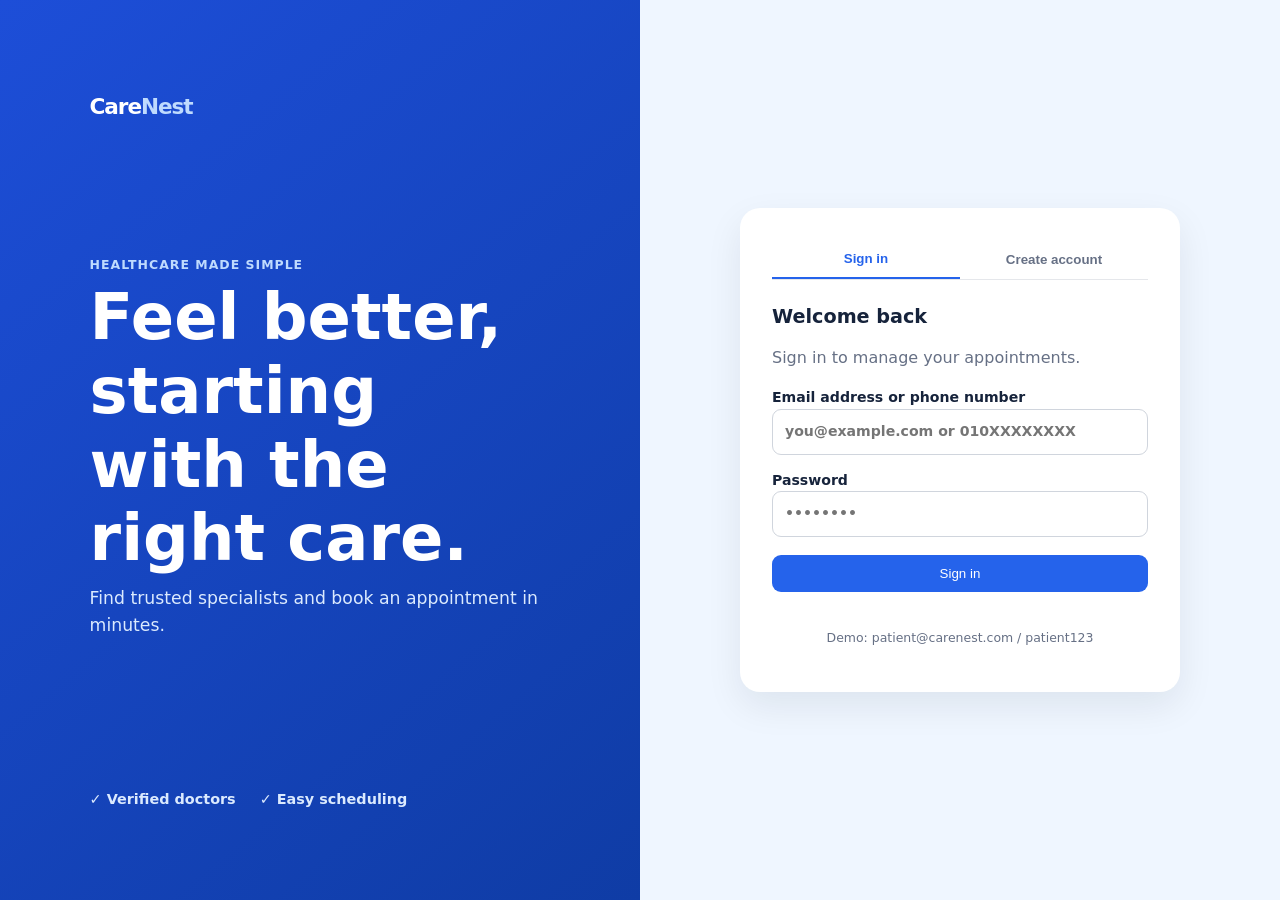
<file: index.html>
<!doctype html>
<html lang="en">
<head>
  <meta charset="utf-8">
  <meta name="viewport" content="width=device-width, initial-scale=1">
  <title>CareNest | Sign in</title>
  <link rel="stylesheet" href="assets/css/style.css">
</head>
<body class="auth-page">
  <main class="auth-layout">
    <section class="auth-intro">
      <a class="brand brand--light" href="index.html">Care<span>Nest</span></a>
      <div><p class="eyebrow">Healthcare made simple</p><h1>Feel better, starting with the right care.</h1><p>Find trusted specialists and book an appointment in minutes.</p></div>
      <div class="trust-row"><span>✓ Verified doctors</span><span>✓ Easy scheduling</span></div>
    </section>
    <section class="auth-card-wrap">
      <div class="auth-card">
        <div class="form-tabs" role="tablist"><button class="tab-button is-active" data-form-target="login-form">Sign in</button><button class="tab-button" data-form-target="signup-form">Create account</button></div>
        <form id="login-form" class="auth-form" data-auth-form="login" novalidate>
          <h2>Welcome back</h2><p>Sign in to manage your appointments.</p>
          <label>Email address or phone number<input type="text" name="identifier" placeholder="you@example.com or 010XXXXXXXX" autocomplete="username" required></label>
          <label>Password<input type="password" name="password" placeholder="••••••••" autocomplete="current-password" required></label>
          <button class="button button--primary" type="submit">Sign in</button>
          <p class="form-message" aria-live="polite"></p>
          <p class="form-hint">Demo: patient@carenest.com / patient123</p>
        </form>
        <form id="signup-form" class="auth-form is-hidden" data-auth-form="signup" novalidate>
          <h2>Create your account</h2><p>Your care journey begins here.</p>
          <label>Full name<input type="text" name="name" placeholder="Your full name" autocomplete="name" required><small class="field-error" data-error-for="name"></small></label>
          <label>Phone number<input type="tel" name="phone" placeholder="01X XXX XXXX" inputmode="numeric" autocomplete="tel" required><small class="field-error" data-error-for="phone"></small></label>
          <label>Email address<input type="email" name="email" placeholder="you@example.com" autocomplete="email" required><small class="field-error" data-error-for="email"></small></label>
          <label>Date of birth<input type="date" name="dateOfBirth" autocomplete="bday" required><small class="field-error" data-error-for="dateOfBirth"></small></label>
          <label>Gender<select name="gender" required><option value="">Select gender</option><option value="female">Female</option><option value="male">Male</option><option value="prefer-not-to-say">Prefer not to say</option></select><small class="field-error" data-error-for="gender"></small></label>
          <label>Password<input type="password" name="password" minlength="8" maxlength="20" placeholder="8–20 characters" autocomplete="new-password" required><small class="field-error" data-error-for="password"></small></label>
          <label>Confirm password<input type="password" name="confirmPassword" minlength="8" maxlength="20" placeholder="Repeat your password" autocomplete="new-password" required><small class="field-error" data-error-for="confirmPassword"></small></label>
          <button class="button button--primary" type="submit">Create account</button><p class="form-message" aria-live="polite"></p>
        </form>
      </div>
    </section>
  </main>
  <script src="assets/js/data.js"></script><script src="assets/js/main.js"></script>
</body>
</html>
</file>
<file: assets/css/style.css>
:root{--ink:#16233b;--muted:#667085;--primary:#2563eb;--primary-dark:#1d4ed8;--soft:#eff6ff;--border:#e5e7eb;--surface:#fff;--bg:#f8fafc;--danger:#dc2626;--radius:16px;--shadow:0 14px 36px rgba(15,23,42,.08)}*{box-sizing:border-box}body{margin:0;background:var(--bg);color:var(--ink);font:16px/1.55 Inter,ui-sans-serif,system-ui,-apple-system,BlinkMacSystemFont,"Segoe UI",sans-serif}a{color:inherit;text-decoration:none}h1,h2,p{margin-top:0}h1{font-size:clamp(2rem,4vw,3rem);line-height:1.15;margin-bottom:.6rem}h2{font-size:1.2rem;line-height:1.3}.site-header{height:72px;padding:0 max(24px,calc((100% - 1180px)/2));background:#fff;border-bottom:1px solid var(--border);display:flex;align-items:center;justify-content:space-between}.brand{font-size:1.35rem;font-weight:800;letter-spacing:-.05em}.brand span{color:var(--primary)}nav{display:flex;gap:24px;align-items:center;font-size:.92rem;font-weight:600}nav a{color:var(--muted)}nav a.is-active,nav a:hover{color:var(--primary)}.text-button{border:0;background:none;color:var(--muted);font:inherit;cursor:pointer}.page-shell{max-width:1180px;margin:0 auto;padding:58px 24px}.page-heading{max-width:610px;margin-bottom:32px}.page-heading>p:last-child{color:var(--muted)}.eyebrow,.specialty{margin-bottom:7px;color:var(--primary);font-weight:750;font-size:.78rem;text-transform:uppercase;letter-spacing:.08em}.search-panel{background:var(--surface);padding:14px;border:1px solid var(--border);border-radius:var(--radius);box-shadow:var(--shadow);display:flex;gap:12px;margin-bottom:30px}.search-field{flex:1;display:flex;gap:8px;align-items:center;color:var(--muted);padding:0 9px}input,select{width:100%;border:1px solid #d0d5dd;border-radius:9px;padding:11px 12px;background:#fff;color:var(--ink);font:inherit}input:focus,select:focus{outline:3px solid #bfdbfe;border-color:var(--primary)}.search-field input{border:0;padding:7px 0}.search-field input:focus{outline:0}.search-panel select{max-width:220px}.doctor-grid{display:grid;grid-template-columns:repeat(auto-fit,minmax(245px,1fr));gap:20px}.doctor-card,.profile-card,.booking-panel,.summary-card,.payment-card,.booking-card{background:#fff;border:1px solid var(--border);border-radius:var(--radius);box-shadow:var(--shadow)}.doctor-card{padding:22px}.avatar{height:56px;width:56px;border-radius:50%;display:grid;place-items:center;background:linear-gradient(135deg,#dbeafe,#bfdbfe);color:#1e40af;font-weight:800;flex:none}.doctor-card__body{padding-top:16px}.doctor-card h2{margin-bottom:3px}.muted,.doctor-card__body>p{color:var(--muted);font-size:.9rem}.rating{font-size:.9rem;color:#d97706;font-weight:700}.rating span{color:var(--muted);font-weight:400}.card-footer{display:flex;align-items:center;justify-content:space-between;margin-top:17px}.button{border:0;border-radius:9px;padding:11px 16px;display:inline-flex;justify-content:center;align-items:center;gap:8px;font:600 .92rem inherit;cursor:pointer;transition:.18s}.button--primary{color:#fff;background:var(--primary)}.button--primary:hover{background:var(--primary-dark)}.button:disabled{opacity:.5;cursor:not-allowed}.button--outline{background:#fff;border:1px solid #bfdbfe;color:var(--primary)}.button--danger{border:1px solid #fecaca;background:#fff;color:var(--danger)}.back-link{display:inline-block;color:var(--primary);font-weight:700;margin-bottom:22px}.details-layout,.checkout-layout{display:grid;grid-template-columns:minmax(0,1.55fr) minmax(310px,.85fr);gap:28px}.profile-card{padding:25px;display:flex;gap:18px;align-items:center}.profile-card .avatar{width:78px;height:78px;font-size:1.1rem}.profile-card h1{font-size:1.8rem;margin-bottom:6px}.profile-card p:not(.specialty){color:var(--muted);margin-bottom:7px}.about-section{padding:25px 4px;color:var(--muted)}.booking-panel,.payment-card{padding:24px;height:max-content}.booking-panel label,.payment-card>label,.auth-form label{display:block;font-size:.88rem;font-weight:700;margin:15px 0}.booking-panel input{margin-top:7px}.label-text{font-size:.88rem;font-weight:700;margin:19px 0 9px}.slot-list{display:grid;grid-template-columns:1fr 1fr;gap:9px;margin-bottom:20px}.slot-button{border:1px solid #bfdbfe;border-radius:8px;background:#fff;color:var(--primary);padding:10px;cursor:pointer;font-weight:650}.slot-button.is-selected{background:var(--primary);color:#fff}.booking-panel .button{width:100%}.summary-card{padding:23px;display:grid;grid-template-columns:auto 1fr;gap:15px}.summary-card hr{grid-column:1/-1;width:100%;border:0;border-top:1px solid var(--border)}.summary-card>p{grid-column:1/-1;display:flex;justify-content:space-between;margin:0}.summary-card .total{font-size:1.1rem;margin-top:8px}.inline-control{display:flex;gap:8px;margin-top:7px}.inline-control .button{white-space:nowrap}.payment-card fieldset{border:0;margin:20px 0;padding:0}.payment-card legend{font-size:.88rem;font-weight:700;margin-bottom:10px}.radio-row{display:block;padding:11px;border:1px solid var(--border);border-radius:9px;margin:8px 0;color:var(--muted)}.radio-row input{width:auto;margin-right:7px}.form-message{font-size:.85rem;color:var(--primary);min-height:1.3em}.booking-list{display:grid;gap:15px}.booking-card{padding:20px 23px;display:flex;align-items:center;gap:22px}.booking-card h2{margin-bottom:2px}.booking-card p{color:var(--muted);margin-bottom:0;font-size:.9rem}.booking-meta{margin-left:auto;display:grid;gap:2px;color:var(--muted);font-size:.9rem}.booking-meta strong{color:var(--ink)}.status{color:#047857;font-weight:700}.empty-state{background:#fff;border:1px dashed #cbd5e1;border-radius:var(--radius);padding:42px;text-align:center;color:var(--muted);grid-column:1/-1}.empty-state h2{color:var(--ink)}.auth-page{background:#eff6ff}.auth-layout{min-height:100vh;display:grid;grid-template-columns:1fr 1fr}.auth-intro{background:linear-gradient(140deg,#1d4ed8,#0f3ca5);color:#fff;padding:clamp(30px,7vw,100px);display:flex;flex-direction:column;justify-content:space-between}.brand--light span{color:#bfdbfe}.auth-intro h1{font-size:clamp(2.5rem,5vw,4.5rem);max-width:620px}.auth-intro>div>p:last-child{color:#dbeafe;max-width:450px;font-size:1.08rem}.auth-intro .eyebrow{color:#bfdbfe}.trust-row{display:flex;gap:24px;color:#dbeafe;font-weight:600;font-size:.9rem}.auth-card-wrap{display:grid;place-items:center;padding:25px}.auth-card{width:min(100%,440px);background:#fff;border-radius:20px;padding:32px;box-shadow:var(--shadow)}.form-tabs{display:flex;border-bottom:1px solid var(--border);margin-bottom:25px}.tab-button{flex:1;padding:11px;border:0;background:transparent;color:var(--muted);font-weight:700;cursor:pointer}.tab-button.is-active{color:var(--primary);border-bottom:2px solid var(--primary)}.auth-form>p:not(.form-message){color:var(--muted)}.auth-form .button{width:100%;margin-top:8px}.form-hint{font-size:.78rem!important;text-align:center;margin-top:18px}.is-hidden{display:none!important}.modal{position:fixed;inset:0;z-index:5;background:rgba(15,23,42,.5);display:grid;place-items:center;padding:24px}.modal__content{background:#fff;border-radius:18px;padding:38px;max-width:400px;text-align:center;box-shadow:var(--shadow)}.success-icon{height:55px;width:55px;border-radius:50%;display:grid;place-items:center;margin:0 auto 17px;background:#d1fae5;color:#047857;font-size:1.7rem;font-weight:800}.modal__content p{color:var(--muted)}
@media(max-width:760px){.site-header{height:auto;padding:16px 20px;gap:14px;align-items:flex-start}nav{gap:13px;font-size:.82rem;flex-wrap:wrap;justify-content:flex-end}.page-shell{padding:38px 18px}.details-layout,.checkout-layout{grid-template-columns:1fr}.search-panel{flex-direction:column}.search-panel select{max-width:none}.booking-card{align-items:flex-start;flex-direction:column;gap:13px}.booking-meta{margin-left:0}.auth-layout{grid-template-columns:1fr}.auth-intro{min-height:310px;padding:35px 25px}.auth-intro h1{font-size:2.4rem}.auth-intro .brand{margin-bottom:40px}.trust-row{gap:12px;flex-wrap:wrap}.auth-card{padding:25px}.profile-card{align-items:flex-start}.details-layout{gap:16px}}
.field-error{display:block;min-height:1.25em;margin-top:4px;color:var(--danger);font-size:.76rem;font-weight:500;line-height:1.35}.auth-form [aria-invalid="true"]{border-color:var(--danger);background:#fff8f8}.auth-form label{margin-bottom:10px}.auth-form select{margin-top:7px}
.search-panel--filters{display:grid;grid-template-columns:minmax(220px,1.5fr) repeat(2,minmax(140px,1fr)) repeat(2,minmax(100px,.65fr));align-items:end}.price-field{color:var(--muted);font-size:.76rem;font-weight:700}.price-field input{margin-top:5px}.filter-error{grid-column:1/-1;margin:0;color:var(--danger);font-size:.82rem;font-weight:600}@media(max-width:760px){.search-panel--filters{grid-template-columns:1fr}.search-panel--filters .search-field{padding:0}.price-field{width:100%}}
.booking-panel--slots{max-height:calc(100vh - 110px);overflow:auto}.day-slots{padding:13px 0;border-bottom:1px solid var(--border)}.day-slots:first-child{padding-top:0}.day-slots h3{font-size:.88rem;margin:0 0 8px}.slot-button:disabled{cursor:not-allowed;opacity:.55;background:#f1f5f9;color:#64748b;border-color:#e2e8f0}.slot-button.is-booked{display:flex;flex-direction:column;gap:1px}.slot-button small{font-size:.68rem;font-weight:700}.profile-card strong{color:var(--ink)}
.payment-card>label,.payment-card #other-patient-fields label,.payment-card #card-fields label{display:block;font-size:.88rem;font-weight:700;margin:14px 0}.payment-card #other-patient-fields input,.payment-card #card-fields input{margin-top:6px}.receipt-details{border-top:1px solid var(--border);margin:20px 0;padding-top:15px;text-align:left;font-size:.9rem}.receipt-details p{margin:0 0 10px;color:var(--muted)}.receipt-details strong{color:var(--ink)}
.booking-section{margin-top:34px}.booking-section>h2{margin-bottom:13px}.booking-reference{color:var(--primary)!important;font-weight:700}.status--cancelled{color:var(--danger)}.modal-actions{display:flex;gap:10px;justify-content:center;margin-top:20px}.modal-actions .button{flex:1}
@media(max-width:480px){.doctor-card .card-footer{position:relative}.doctor-card .card-footer .button{position:absolute;left:25px;top:-8px}}
</file>
